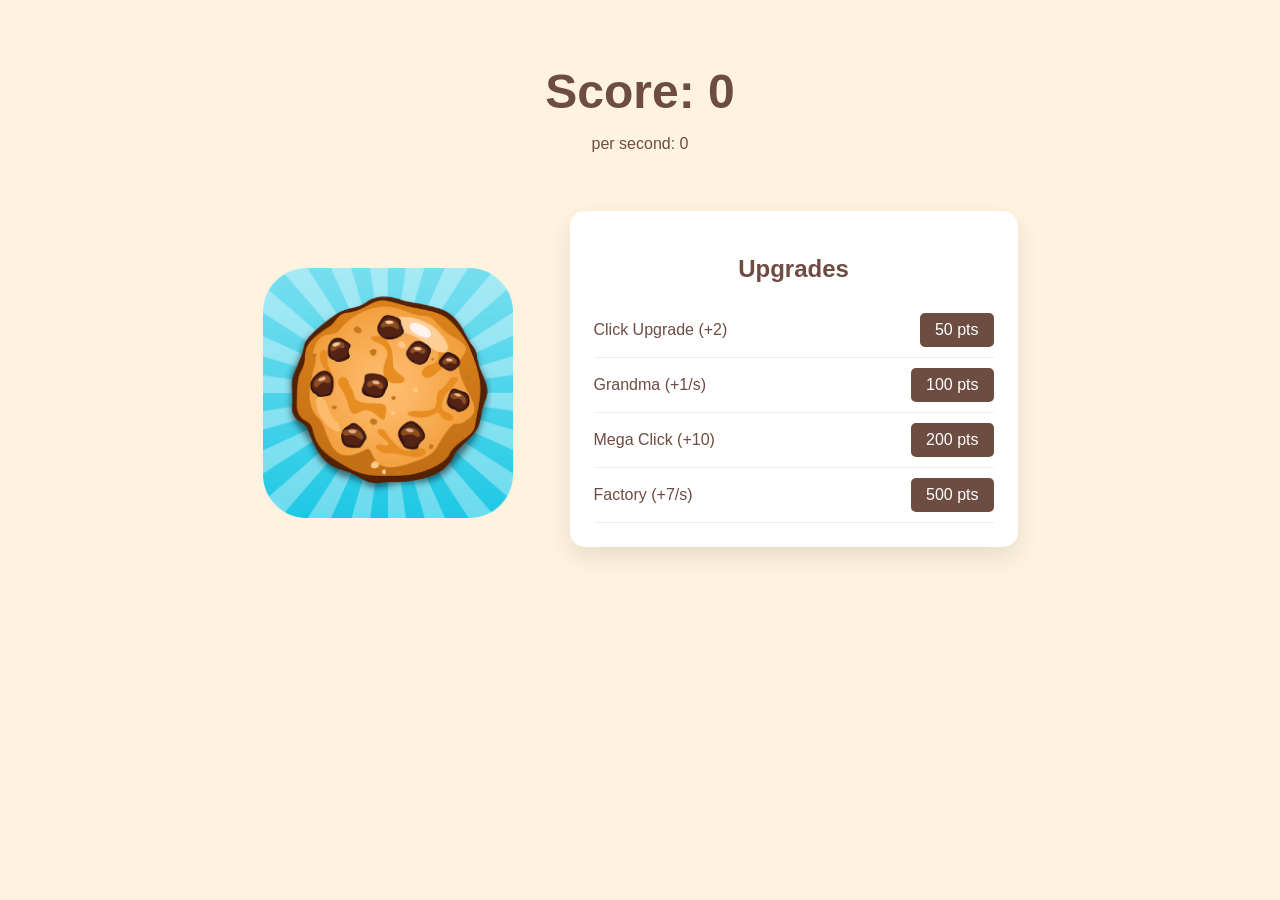
<file: clicker_game/index.html>
<!DOCTYPE html>
<html lang="en">
<head>
    <meta charset="UTF-8">
    <meta name="viewport" content="width=device-width, initial-scale=1.0">
    <title>Cookie Clicker Pro</title>
    <link rel="stylesheet" href="style.css">
    <script src="./script.js" defer></script>
</head>
<body>
    <div class="game-container">
        <header class="score-board">
            <h1>Score: <span id="current-score">0</span></h1>
            <p>per second: <span id="sps-display">0</span></p>
        </header>

        <main class="game-area">
            <div class="cookie-container">
                <img src="./cookie.png" alt="Cookie" id="cookie-btn">
                <div id="particles-container"></div>
            </div>

            <section class="shop">
                <h2>Upgrades</h2>
                <div class="upgrade-list">
                    <div class="upgrade-item">
                        <span>Click Upgrade (+2)</span>
                        <button class="buy-btn" data-type="click" data-amount="2" data-cost="50">50 pts</button>
                    </div>
                    <div class="upgrade-item">
                        <span>Grandma (+1/s)</span>
                        <button class="buy-btn" data-type="passive" data-amount="1" data-cost="100">100 pts</button>
                    </div>
                    <div class="upgrade-item">
                        <span>Mega Click (+10)</span>
                        <button class="buy-btn" data-type="click" data-amount="10" data-cost="200">200 pts</button>
                    </div>
                    <div class="upgrade-item">
                        <span>Factory (+7/s)</span>
                        <button class="buy-btn" data-type="passive" data-amount="7" data-cost="500">500 pts</button>
                    </div>
                </div>
            </section>
        </main>
    </div>
</body>
</html>
</file>
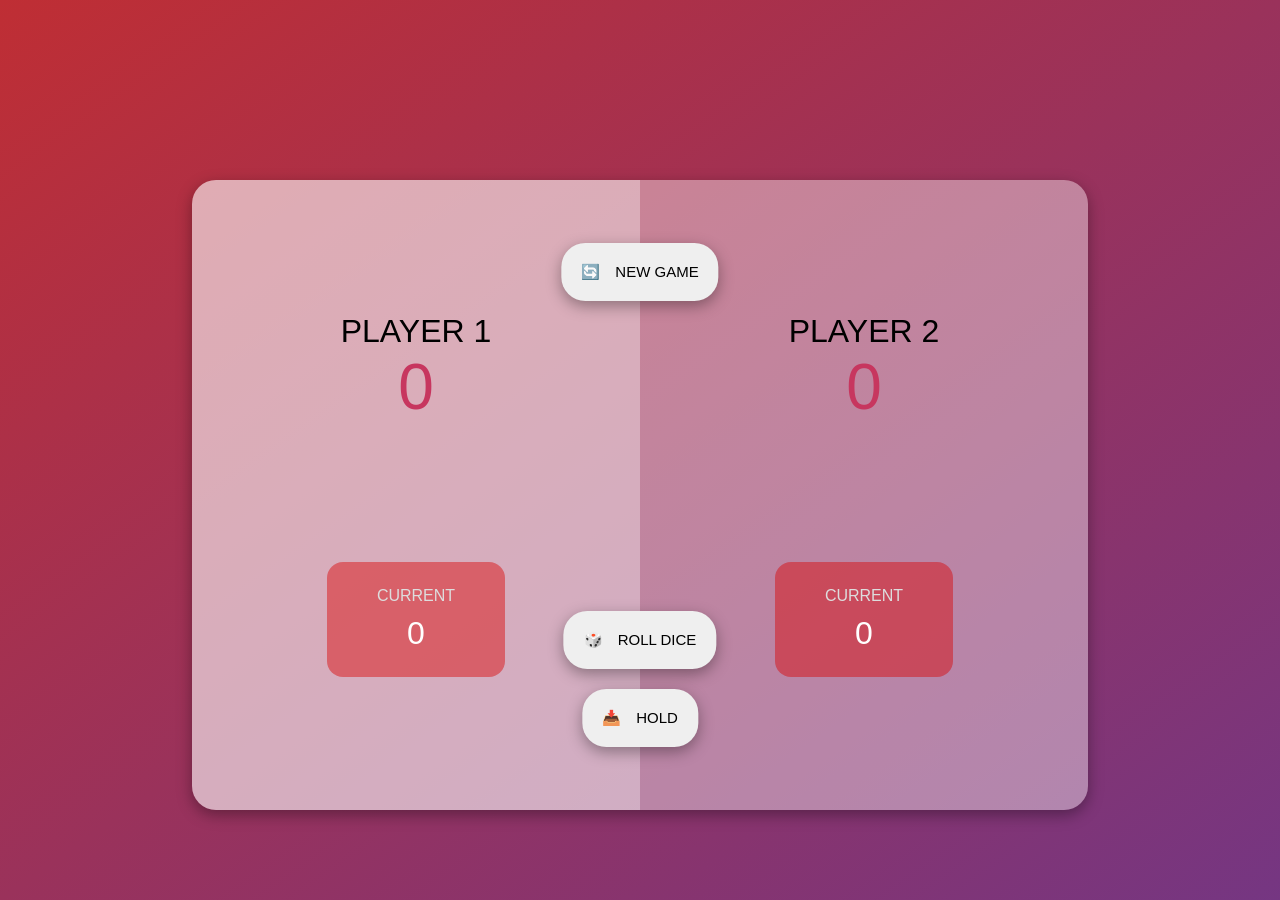
<file: dice_game/index.html>
<!DOCTYPE html>
<html lang="en">

<head>
  <meta charset="UTF-8" />
  <meta name="viewport" content="width=device-width, initial-scale=1.0" />
  <title>Dice game</title>
  <link rel="icon" href="./assets/images/dice6.png" type="image/png">
  <link rel="stylesheet" href="./assets/css/reset.css">
  <link rel="stylesheet" href="./assets/css/style.css" />

  <!-- https://pig-game-v2.netlify.app/ -->

</head>

<body>
  <div class="container">
    <div class="player_one active">
      <div class="player_one_top">
        <h2>PLAYER 1</h2>
        <p class="score1">0</p>
      </div>
      <div class="player_one_bottom">
        <p class="current">CURRENT</p>
        <p class="current_score1">0</p>
      </div>
    </div>
    <div class="player_two">
      <div class="player_two_top">
        <h2>PLAYER 2</h2>
        <p class="score2">0</p>
      </div>
      <div class="player_two_bottom">
        <p class="current">CURRENT</p>
        <p class="current_score2">0</p>
      </div>
    </div>
    <div class="game_interface">
      <div class="game_interface_top">
        <button class="new_game">NEW GAME</button>
        <div class="dice">
          <img id="dice"  alt="">
        </div>
      </div>
      <div class="game_interface_bottom">
        <button class="roll">ROLL DICE</button>
        <button class="hold">HOLD</button>
      </div>
    </div>
  </div>
  <script type="module" src="./assets/js/script.js"></script>
</body>

</html>
</file>
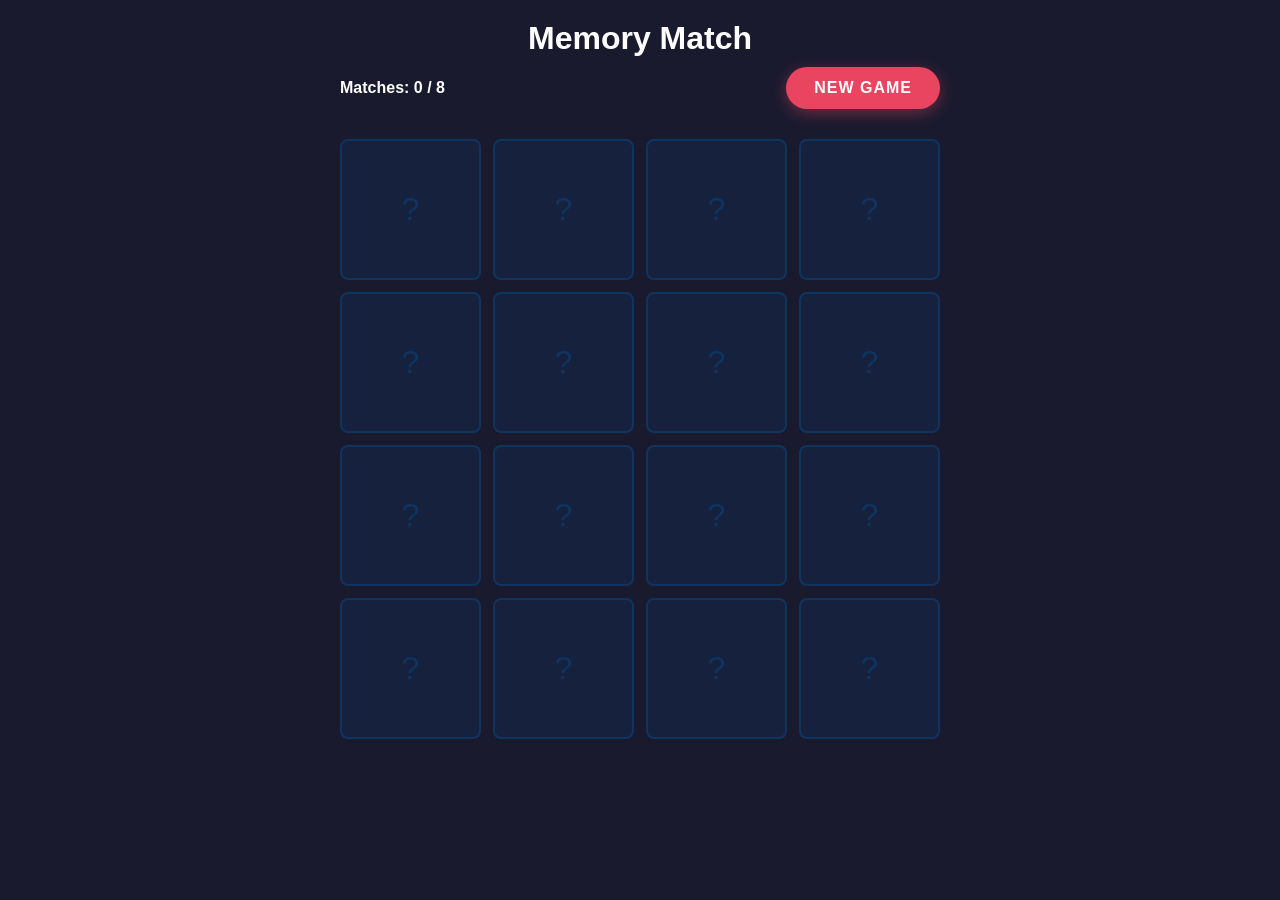
<file: memory-card-game/index.html>
<!DOCTYPE html>
<html lang="en">
<head>
    <meta charset="UTF-8">
    <meta name="viewport" content="width=device-width, initial-scale=1.0">
    <title>Memory Pro | Game</title>
    <link rel="stylesheet" href="style.css">
</head>
<body>
    <div class="game-wrapper">
        <header class="stats-bar">
            <h1>Memory Match</h1>
            <div class="score-container">
                <span>Matches: <span id="match-count">0</span> / 8</span>
                <button id="reset-btn">New Game</button>
            </div>
        </header>

        <div class="container" id="game-board">
            </div>
    </div>

    <div id="win-modal" class="modal">
        <div class="modal-content">
            <h2>GG! You Won! 🏆</h2>
            <p>You've found all the pairs.</p>
            <button onclick="location.reload()">Play Again</button>
        </div>
    </div>

    <script src="./script.js"></script>
</body>
</html>
</file>
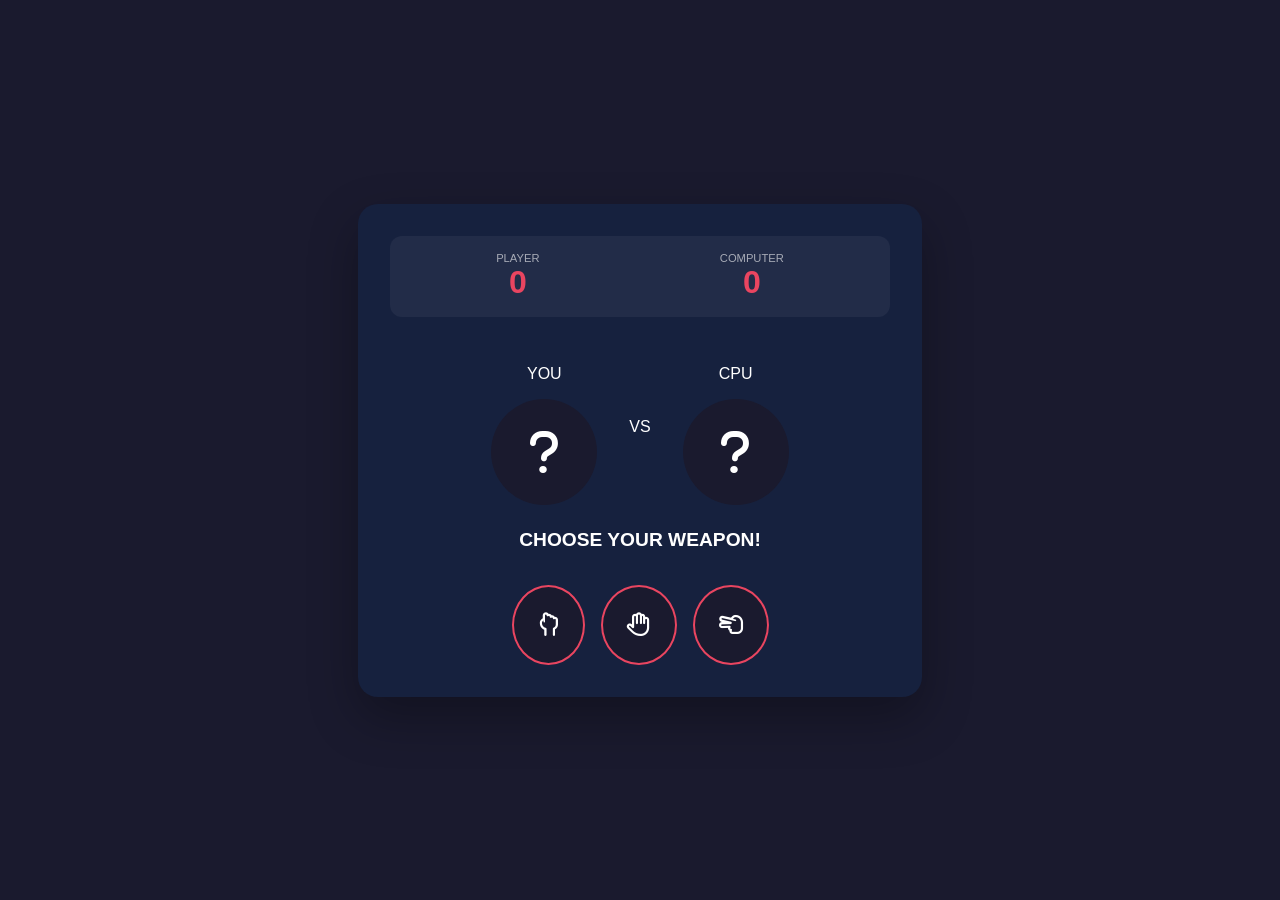
<file: rock-paper/index.html>
<!DOCTYPE html>
<html lang="en">
<head>
    <meta charset="UTF-8" />
    <meta name="viewport" content="width=device-width, initial-scale=1.0" />
    <title>RPS Pro</title>
    <link rel="stylesheet" href="https://cdnjs.cloudflare.com/ajax/libs/font-awesome/6.6.0/css/all.min.css" />
    <link rel="stylesheet" href="style.css" />
</head>
<body>
    <div class="game-container">
        <header class="scoreboard">
            <div class="score-card">
                <span class="label">PLAYER</span>
                <span id="player_score">0</span>
            </div>
            <div class="score-card">
                <span class="label">COMPUTER</span>
                <span id="computer_score">0</span>
            </div>
        </header>

        <div class="play-area">
            <div class="status-display">
                <div class="display-box">
                    <p>YOU</p>
                    <div id="player-view" class="icon-view"><i class="fa-solid fa-question"></i></div>
                </div>
                <div class="vs">VS</div>
                <div class="display-box">
                    <p>CPU</p>
                    <div id="cpu-view" class="icon-view"><i class="fa-solid fa-question"></i></div>
                </div>
            </div>

            <div id="result-message" class="result-text">Choose your weapon!</div>

            <div class="choices">
                <button class="choice-btn" data-choice="rock">
                    <i class="fa-regular fa-hand-back-fist"></i>
                </button>
                <button class="choice-btn" data-choice="paper">
                    <i class="fa-regular fa-hand"></i>
                </button>
                <button class="choice-btn" data-choice="scissors">
                    <i class="fa-regular fa-hand-scissors"></i>
                </button>
            </div>
        </div>
    </div>
    <script src="script.js"></script>
</body>
</html>
</file>
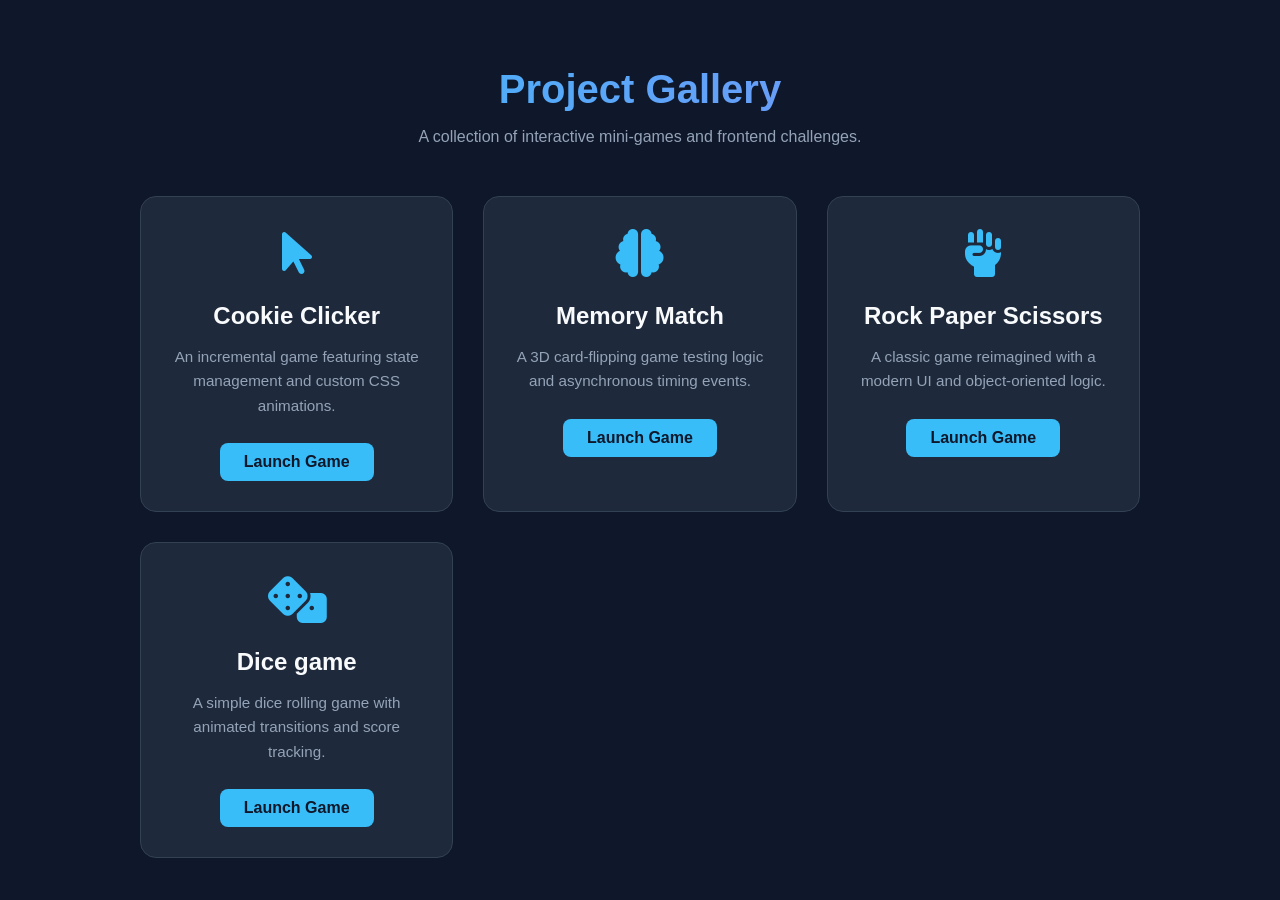
<file: home.html>
<!DOCTYPE html>
<html lang="en">
<head>
    <meta charset="UTF-8">
    <meta name="viewport" content="width=device-width, initial-scale=1.0">
    <title>My Developer Portfolio</title>
    <link rel="stylesheet" href="hub-style.css">
    <link rel="stylesheet" href="https://cdnjs.cloudflare.com/ajax/libs/font-awesome/6.6.0/css/all.min.css">
</head>
<body>
    <div class="hub-container">
        <header>
            <h1>Project Gallery</h1>
            <p>A collection of interactive mini-games and frontend challenges.</p>
        </header>

        <main class="grid">
            <div class="project-card">
                <div class="icon-box"><i class="fa-solid fa-mouse-pointer"></i></div>
                <h2>Cookie Clicker</h2>
                <p>An incremental game featuring state management and custom CSS animations.</p>
                <a href="./clicker_game/index.html" class="play-link">Launch Game</a>
            </div>

            <div class="project-card">
                <div class="icon-box"><i class="fa-solid fa-brain"></i></div>
                <h2>Memory Match</h2>
                <p>A 3D card-flipping game testing logic and asynchronous timing events.</p>
                <a href="./memory-card-game/index.html" class="play-link">Launch Game</a>
            </div>

            <div class="project-card">
                <div class="icon-box"><i class="fa-solid fa-hand-fist"></i></div>
                <h2>Rock Paper Scissors</h2>
                <p>A classic game reimagined with a modern UI and object-oriented logic.</p>
                <a href="./rock-paper/index.html" class="play-link">Launch Game</a>
            </div>

            <div class="project-card">
                <div class="icon-box"><i class="fa-solid fa-dice"></i></div>
                <h2>Dice game</h2>
                <p>A simple dice rolling game with animated transitions and score tracking.</p>
                <a href="./dice_game/index.html" class="play-link">Launch Game</a>
            </div>
        </main>
    </div>
</body>
</html>
</file>
<file: clicker_game/style.css>
:root {
    --primary: #6d4c41;
    --accent: #ffb74d;
    --bg: #fff3e0;
}
/* Add this to your :root or top of file */
html, body {
    overflow-x: hidden; /* Prevent horizontal scrolling */
    touch-action: manipulation; /* Removes 300ms click delay on mobile */
}

/* Updated Game Area for Mobile */
.game-area {
    display: flex;
    flex-direction: column; /* Stack vertically on small screens */
    align-items: center;
    gap: 2rem;
    padding: 10px;
}

/* Responsive Cookie size */
#cookie-btn {
    width: 60vw; /* 60% of viewport width */
    max-width: 250px;
    height: auto;
    -webkit-tap-highlight-color: transparent; /* Removes the blue box on tap */
}

/* Tablet and Desktop Adjustment */
@media (min-width: 768px) {
    .game-area {
        flex-direction: row; /* Side-by-side on larger screens */
        justify-content: space-around;
        align-items: flex-start;
    }
    
    #cookie-btn {
        width: 250px;
    }
}

/* Shop adjustments for small screens */
.shop {
    width: 100%;
    max-width: 400px;
    margin-bottom: 2rem;
}

/* Make buttons easier to hit with thumbs */
.buy-btn {
    padding: 12px 20px;
    font-size: 1rem;
}

*{
    /* Prevents text selection */
    -webkit-user-select: none; /* Safari */
    -ms-user-select: none;      /* IE 10 and 11 */
    user-select: none;          /* Standard syntax */

    /* Prevents the "ghost image" when trying to drag */
    -webkit-user-drag: none;
    user-drag: none;
    
    /* Optional: Changes the cursor to show it's not a text area */
    cursor: default;
}
body {
    margin: 0;
    font-family: 'Segoe UI', Tahoma, Geneva, Verdana, sans-serif;
    background-color: var(--bg);
    color: var(--primary);
    display: flex;
    justify-content: center;
    min-height: 100vh;
}

.game-container {
    text-align: center;
    width: 100%;
    max-width: 800px;
    padding: 2rem;
}

.score-board h1 { font-size: 3rem; margin-bottom: 0; }

.game-area {
    display: flex;
    justify-content: space-around;
    align-items: center;
    flex-wrap: wrap;
    margin-top: 3rem;
}

.cookie-container {
    position: relative;
    cursor: pointer;
}

#cookie-btn {
    width: 250px;
    transition: transform 0.1s cubic-bezier(0.175, 0.885, 0.32, 1.275);
    behavior: undraggable;
}

#cookie-btn:active { transform: scale(0.9); }

.shop {
    background: white;
    padding: 1.5rem;
    border-radius: 15px;
    box-shadow: 0 10px 25px rgba(0,0,0,0.1);
    min-width: 300px;
}

.upgrade-item {
    display: flex;
    justify-content: space-between;
    align-items: center;
    padding: 10px 0;
    border-bottom: 1px solid #eee;
}

.buy-btn {
    background: var(--primary);
    color: white;
    border: none;
    padding: 8px 15px;
    border-radius: 5px;
    cursor: pointer;
    transition: 0.2s;
}

.buy-btn:hover:not(:disabled) { background: var(--accent); }
.buy-btn:disabled { opacity: 0.5; cursor: not-allowed; }

/* Floating Text Animation */
.floating-text {
    position: absolute;
    color: var(--primary);
    font-weight: bold;
    animation: floatUp 0.8s ease-out forwards;
    pointer-events: none;
}

@keyframes floatUp {
    0% { opacity: 1; transform: translateY(0); }
    100% { opacity: 0; transform: translateY(-100px); }
}
</file>
<file: dice_game/assets/css/style.css>
body {
  font-family: "Nunito", sans-serif;
  height: 80vh;
  background: rgb(2, 0, 36);
  background: linear-gradient(to top left, #753682 0%, #bf2e34 100%);
}
.active {
  background-color: rgba(255, 255, 255, 0.6) !important;
}
.winner {
  background-color: green !important;
}
h2,
p {
  text-align: center;
}
h2 {
  font-size: 2rem;
  font-weight: 400;
}
p {
  font-size: 4rem;
  font-weight: 400;
}
.container {
  border-radius: 1.5rem;
  display: flex;
  position: relative;
  width: 70%;
  height: 70vh;
  overflow: hidden;
  margin: auto;
  margin-top: 20vh;
  box-shadow: rgba(0, 0, 0, 0.35) 0px 5px 15px;
}
.score1,
.score2 {
  color: #c7365f;
}
.player_one,
.player_two {
  background-color: rgba(255, 255, 255, 0.4);
  width: 50%;
  height: 100%;
  padding: 4rem;
  display: flex;
  flex-direction: column;
  align-items: center;
  justify-content: space-around;
  transition: background-color 0.5s;
}

.player_one_bottom,
.player_two_bottom {
  background-color: rgba(217, 0, 0, 0.446);
  padding: 25px 50px;
  display: flex;
  flex-direction: column;
  justify-content: center;
  border-radius: 1rem;
  align-items: center;
  font-size: 2rem;
  font-weight: bold;
  gap: 10px;
}
.game_interface {
  position: absolute;
  display: flex;
  flex-direction: column;
  justify-content: space-between;
  top: 50%;
  gap: 30px;
  left: 50%;
  transform: translate(-50%, -50%);
  height: 80%;
}
.game_interface_bottom,
.game_interface_top {
  display: flex;
  flex-direction: column;
  align-items: center;
  gap: 20px;
}
.game_interface_top div {
  width: 100px;
  height: 100px;
  background-color: white;
}
.current {
  font-size: 1rem;
  color: #ddd;
}
.current_score2,
.current_score1 {
  font-size: 2rem;
  color: white;
}
button {
  font-size: 15px;
  border-radius: 1.5rem;
  padding: 20px;
  border: none;
  box-shadow: rgba(0, 0, 0, 0.35) 0px 5px 15px;
  transition: transform 0.3s;
}
.dice {
  background-color: transparent !important;
}
img {
  max-width: 100%;
}
.new_game::before {
  content: "🔄";
  margin-right: 15px;
}
.roll::before {
  content: "🎲";
  margin-right: 15px;
}
.hold::before {
  content: "📥";
  margin-right: 15px;
}
</file>
<file: memory-card-game/style.css>
:root {
    --primary: #1a1a2e;
    --accent: #0f3460;
    --text: #e94560;
    --card-bg: #16213e;
}

* {
    box-sizing: border-box;
    margin: 0;
    padding: 0;
}

body {
    background-color: var(--primary);
    color: white;
    font-family: 'Segoe UI', Roboto, Helvetica, Arial, sans-serif;
    display: flex;
    justify-content: center;
    min-height: 100vh;
    padding: 20px;
}

.game-wrapper {
    width: 100%;
    max-width: 600px;
}

.stats-bar {
    text-align: center;
    margin-bottom: 30px;
}

.score-container {
    display: flex;
    justify-content: space-between;
    align-items: center;
    margin-top: 10px;
    font-weight: bold;
}

#reset-btn {
    padding: 8px 16px;
    background: var(--text);
    border: none;
    color: white;
    border-radius: 4px;
    cursor: pointer;
    transition: transform 0.2s;
}

#reset-btn:hover { transform: scale(1.05); }

/* Grid System */
.container {
    display: grid;
    grid-template-columns: repeat(4, 1fr);
    gap: 12px;
    perspective: 1000px; /* Needed for 3D effect */
}

/* Card Styling */
.card_container {
    aspect-ratio: 1 / 1;
    position: relative;
    transform-style: preserve-3d;
    transition: transform 0.5s cubic-bezier(0.4, 0, 0.2, 1);
    cursor: pointer;
}

.card_container.flipped {
    transform: rotateY(180deg);
}

.item, .hidden {
    position: absolute;
    width: 100%;
    height: 100%;
    backface-visibility: hidden; /* Important! */
    border-radius: 8px;
    display: flex;
    align-items: center;
    justify-content: center;
}

/* Back of the card (the design you see first) */
.item {
    background: var(--card-bg);
    border: 2px solid var(--accent);
}

.item::after {
    content: "?";
    font-size: 2rem;
    color: var(--accent);
}

/* Front of the card (the image) */
.hidden {
    background: white;
    transform: rotateY(180deg);
}

.hidden img {
    width: 90%;
    height: 90%;
    object-attribute: contain;
}

/* Modal */
.modal {
    display: none;
    position: fixed;
    inset: 0;
    background: rgba(0,0,0,0.9);
    justify-content: center;
    align-items: center;
    z-index: 100;
}

.modal-content {
    background: var(--card-bg);
    padding: 40px;
    border-radius: 15px;
    text-align: center;
    border: 2px solid var(--text);
}

@media (max-width: 480px) {
    .container { gap: 8px; }
}

/* This targets the New Game button and the Play Again button in the modal */
#reset-btn, 
.modal-content button {
    background-color: var(--text); /* The vibrant pink/red from your palette */
    color: #ffffff;
    border: none;
    padding: 12px 28px;
    font-size: 1rem;
    font-weight: 700;
    text-transform: uppercase;
    letter-spacing: 1px;
    border-radius: 50px; /* Pill shape looks more modern */
    cursor: pointer;
    transition: all 0.3s cubic-bezier(0.175, 0.885, 0.32, 1.275);
    box-shadow: 0 4px 15px rgba(233, 69, 96, 0.4);
    outline: none;
}

/* Hover state: lifts up and glows slightly */
#reset-btn:hover, 
.modal-content button:hover {
    transform: translateY(-3px);
    box-shadow: 0 8px 20px rgba(233, 69, 96, 0.6);
    background-color: #ff5e78; /* Slightly lighter on hover */
}

/* Active state: "squishes" down when clicked */
#reset-btn:active, 
.modal-content button:active {
    transform: translateY(1px);
    box-shadow: 0 2px 10px rgba(233, 69, 96, 0.4);
}

/* Specific centering for the button inside the modal */
.modal-content button {
    margin-top: 25px;
    display: inline-block;
}
</file>
<file: rock-paper/style.css>
:root {
    --bg: #1a1a2e;
    --card: #16213e;
    --accent: #e94560;
    --win: #00d2be;
    --loss: #ff4b2b;
}

body {
    background-color: var(--bg);
    color: white;
    font-family: 'Inter', sans-serif;
    display: flex;
    justify-content: center;
    align-items: center;
    min-height: 100vh;
    margin: 0;
}

.game-container {
    background: var(--card);
    padding: 2rem;
    border-radius: 20px;
    box-shadow: 0 20px 50px rgba(0,0,0,0.3);
    width: 90%;
    max-width: 500px;
    text-align: center;
}

.scoreboard {
    display: flex;
    justify-content: space-around;
    margin-bottom: 2rem;
    background: rgba(255,255,255,0.05);
    padding: 1rem;
    border-radius: 12px;
}

.score-card .label { font-size: 0.7rem; opacity: 0.6; display: block; }
.score-card span:last-child { font-size: 2rem; font-weight: 800; color: var(--accent); }

.status-display {
    display: flex;
    justify-content: center;
    align-items: center;
    gap: 2rem;
    margin-bottom: 1.5rem;
}

.icon-view {
    font-size: 3rem;
    height: 100px;
    width: 100px;
    display: flex;
    align-items: center;
    justify-content: center;
    background: var(--bg);
    border-radius: 50%;
    border: 3px solid transparent;
    transition: all 0.3s ease;
}

.choices {
    display: flex;
    justify-content: center;
    gap: 1rem;
    margin-top: 2rem;
}

.choice-btn {
    background: var(--bg);
    border: 2px solid var(--accent);
    color: white;
    padding: 1.5rem;
    border-radius: 50%;
    font-size: 1.5rem;
    cursor: pointer;
    transition: 0.2s;
}

.choice-btn:hover {
    background: var(--accent);
    transform: translateY(-5px);
}

.result-text {
    font-weight: 700;
    font-size: 1.2rem;
    min-height: 1.5rem;
    text-transform: uppercase;
}

/* Dynamic Classes */
.win-border { border-color: var(--win); color: var(--win); }
.loss-border { border-color: var(--loss); color: var(--loss); }
</file>
<file: hub-style.css>
body {
    background-color: #0f172a;
    color: #f8fafc;
    font-family: 'Segoe UI', sans-serif;
    margin: 0;
    display: flex;
    justify-content: center;
    padding: 40px 20px;
}

.hub-container {
    max-width: 1000px;
    width: 100%;
    text-align: center;
}

header h1 {
    font-size: 2.5rem;
    margin-bottom: 10px;
    background: linear-gradient(to right, #38bdf8, #818cf8);
    -webkit-background-clip: text;
    -webkit-text-fill-color: transparent;
}

header p {
    color: #94a3b8;
    margin-bottom: 50px;
}

.grid {
    display: grid;
    grid-template-columns: repeat(auto-fit, minmax(280px, 1fr));
    gap: 30px;
}

.project-card {
    background: #1e293b;
    padding: 30px;
    border-radius: 16px;
    border: 1px solid #334155;
    transition: transform 0.3s ease, border-color 0.3s ease;
}

.project-card:hover {
    transform: translateY(-10px);
    border-color: #38bdf8;
}

.icon-box {
    font-size: 3rem;
    color: #38bdf8;
    margin-bottom: 20px;
}

.project-card h2 {
    margin-bottom: 15px;
    font-size: 1.5rem;
}

.project-card p {
    font-size: 0.95rem;
    color: #94a3b8;
    margin-bottom: 25px;
    line-height: 1.6;
}

.play-link {
    display: inline-block;
    padding: 10px 24px;
    background: #38bdf8;
    color: #0f172a;
    text-decoration: none;
    font-weight: bold;
    border-radius: 8px;
    transition: background 0.2s;
}

.play-link:hover {
    background: #7dd3fc;
}
</file>
